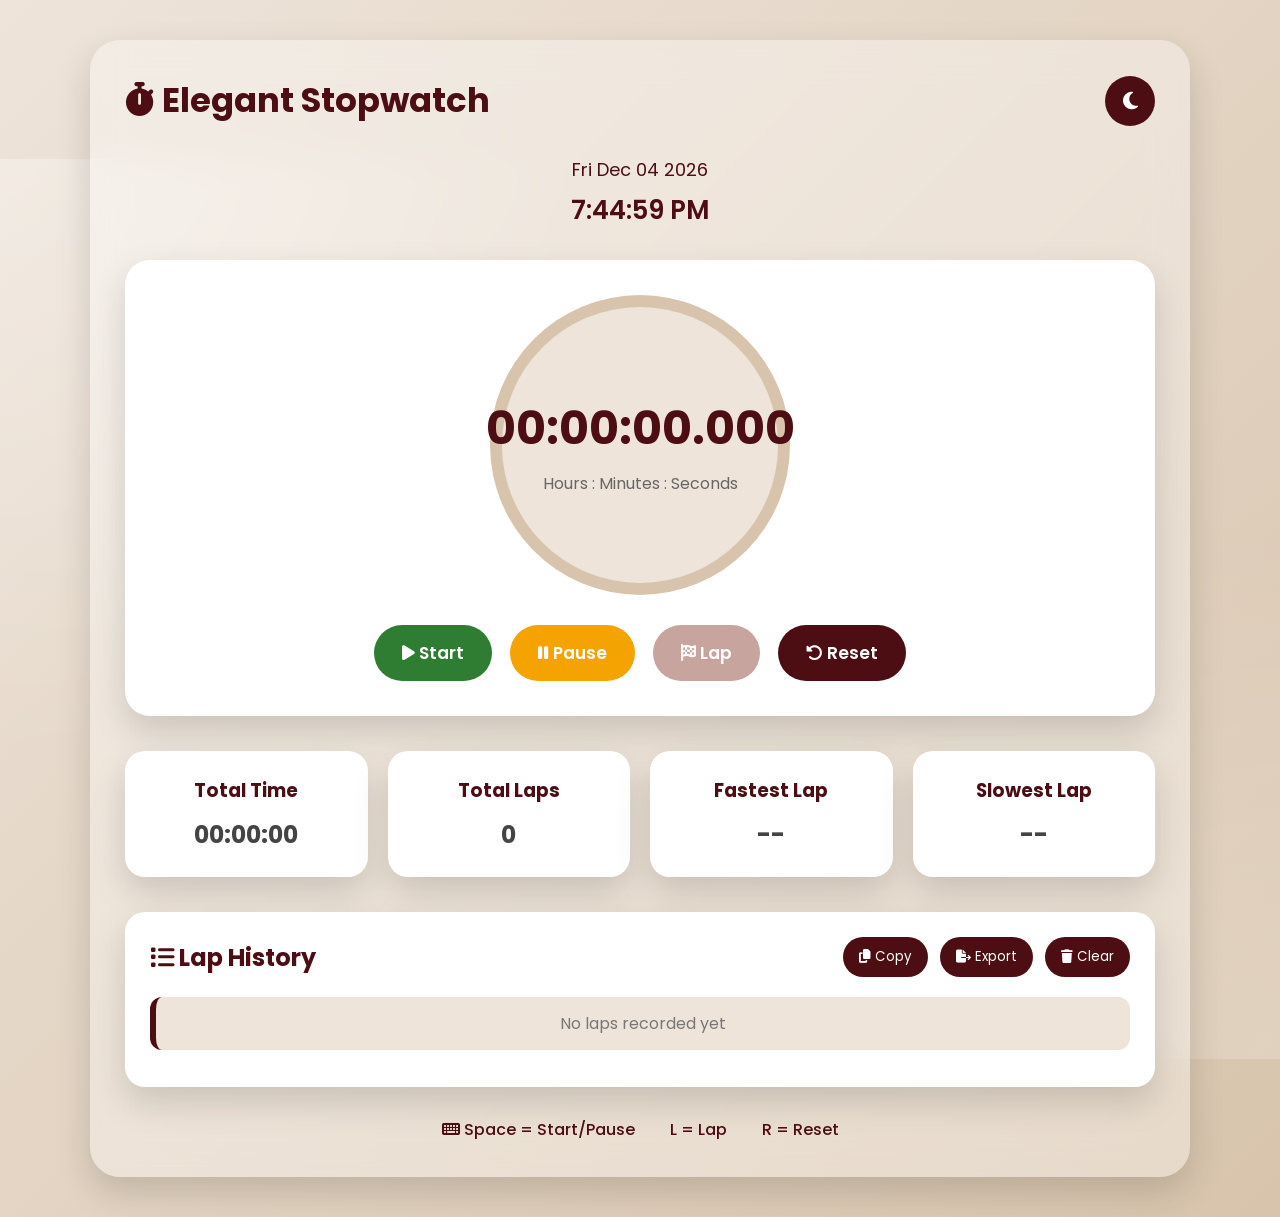
<file: skill task 2/index.html>
<!DOCTYPE html>
<html lang="en">
<head>

<meta charset="UTF-8">
<meta name="viewport" content="width=device-width, initial-scale=1.0">

<title>Elegant Stopwatch</title>

<link rel="preconnect" href="https://fonts.googleapis.com">
<link rel="preconnect" href="https://fonts.gstatic.com" crossorigin>

<link href="https://fonts.googleapis.com/css2?family=Poppins:wght@300;400;500;600;700&display=swap" rel="stylesheet">

<link rel="stylesheet"
href="https://cdnjs.cloudflare.com/ajax/libs/font-awesome/6.5.2/css/all.min.css">

<link rel="stylesheet" href="style.css">

</head>

<body>

<div class="background"></div>

<div class="container">

<header>

<h1>
<i class="fa-solid fa-stopwatch"></i>
Elegant Stopwatch
</h1>

<div class="top-right">

<button id="themeBtn">
<i class="fa-solid fa-moon"></i>
</button>

</div>

</header>

<div class="clock-area">

<div id="date"></div>

<div id="liveClock"></div>

</div>

<div class="stopwatch-card">

<div class="circle">

<div class="outer-circle">

<div class="inner-circle">

<h2 id="display">
00:00:00.000
</h2>

<p>
Hours : Minutes : Seconds
</p>

</div>

</div>

</div>

<div class="buttons">

<button id="startBtn" class="start">
<i class="fa-solid fa-play"></i>
Start
</button>

<button id="pauseBtn" class="pause">
<i class="fa-solid fa-pause"></i>
Pause
</button>

<button id="lapBtn" class="lap">
<i class="fa-solid fa-flag-checkered"></i>
Lap
</button>

<button id="resetBtn" class="reset">
<i class="fa-solid fa-rotate-left"></i>
Reset
</button>

</div>

</div>

<section class="stats">

<div class="card">

<h3>Total Time</h3>

<p id="totalTime">
00:00:00
</p>

</div>

<div class="card">

<h3>Total Laps</h3>

<p id="lapCount">
0
</p>

</div>

<div class="card">

<h3>Fastest Lap</h3>

<p id="fastestLap">
--
</p>

</div>

<div class="card">

<h3>Slowest Lap</h3>

<p id="slowestLap">
--
</p>

</div>

</section>

<section class="laps">

<div class="lap-header">

<h2>

<i class="fa-solid fa-list"></i>

Lap History

</h2>

<div>

<button id="copyBtn">

<i class="fa-solid fa-copy"></i>

Copy

</button>

<button id="exportBtn">

<i class="fa-solid fa-file-export"></i>

Export

</button>

<button id="clearBtn">

<i class="fa-solid fa-trash"></i>

Clear

</button>

</div>

</div>

<ul id="lapList">

<li class="empty">

No laps recorded yet

</li>

</ul>

</section>

<footer>

<div>

<i class="fa-solid fa-keyboard"></i>

Space = Start/Pause

</div>

<div>

L = Lap

</div>

<div>

R = Reset

</div>

</footer>

</div>

<script src="script.js"></script>

</body>
</html>
</file>
<file: skill task 2/style.css>
/* Google Font */
*{
margin:0;
padding:0;
box-sizing:border-box;
font-family:'Poppins',sans-serif;
}

:root{

--creme:#EEE4DA;
--sand:#D8C4AC;
--pink:#C8A49F;
--burgundy:#4D0E13;

--white:#ffffff;
--shadow:0 15px 35px rgba(0,0,0,.15);

}

body{

background:linear-gradient(135deg,var(--creme),var(--sand));
min-height:100vh;
display:flex;
justify-content:center;
align-items:center;
padding:40px;
overflow-x:hidden;

}

.background{

position:fixed;
width:100%;
height:100%;
background:
radial-gradient(circle at top left,#ffffff55,transparent 40%),
radial-gradient(circle at bottom right,#ffffff33,transparent 35%);
z-index:-1;

}

.container{

width:1100px;
max-width:100%;
background:rgba(255,255,255,.35);
backdrop-filter:blur(18px);
border-radius:30px;
padding:35px;
box-shadow:var(--shadow);

}

header{

display:flex;
justify-content:space-between;
align-items:center;
margin-bottom:30px;

}

header h1{

color:var(--burgundy);
font-size:34px;
font-weight:700;

}

.top-right button{

width:50px;
height:50px;
border:none;
border-radius:50%;
cursor:pointer;
background:var(--burgundy);
color:white;
font-size:20px;
transition:.3s;

}

.top-right button:hover{

transform:rotate(180deg);

}

.clock-area{

text-align:center;
margin-bottom:30px;

}

#date{

color:var(--burgundy);
font-size:18px;
margin-bottom:8px;

}

#liveClock{

font-size:26px;
font-weight:600;
color:var(--burgundy);

}

.stopwatch-card{

background:white;
border-radius:25px;
padding:35px;
box-shadow:var(--shadow);
text-align:center;

}

.circle{

display:flex;
justify-content:center;
margin-bottom:30px;

}

.outer-circle{

width:300px;
height:300px;
border-radius:50%;
background:conic-gradient(var(--burgundy) 0deg,var(--sand) 0deg);
display:flex;
justify-content:center;
align-items:center;
padding:12px;
animation:rotateGlow 5s linear infinite;

}

.inner-circle{

width:100%;
height:100%;
border-radius:50%;
background:var(--creme);
display:flex;
flex-direction:column;
justify-content:center;
align-items:center;

}

#display{

font-size:46px;
color:var(--burgundy);
font-weight:700;

}

.inner-circle p{

margin-top:8px;
color:#666;

}

.buttons{

display:flex;
justify-content:center;
flex-wrap:wrap;
gap:18px;

}

.buttons button{

padding:15px 28px;
font-size:17px;
border:none;
border-radius:50px;
cursor:pointer;
transition:.3s;
font-weight:600;
color:white;

}

.start{

background:#2E7D32;

}

.pause{

background:#F4A300;

}

.lap{

background:var(--pink);

}

.reset{

background:var(--burgundy);

}

.buttons button:hover{

transform:translateY(-5px);
box-shadow:0 12px 25px rgba(0,0,0,.2);

}

.stats{

display:grid;
grid-template-columns:repeat(4,1fr);
gap:20px;
margin-top:35px;

}

.card{

background:white;
padding:25px;
border-radius:20px;
text-align:center;
box-shadow:var(--shadow);
transition:.3s;

}

.card:hover{

transform:translateY(-8px);

}

.card h3{

color:var(--burgundy);
margin-bottom:12px;

}

.card p{

font-size:24px;
font-weight:700;
color:#444;

}

.laps{

margin-top:35px;
background:white;
padding:25px;
border-radius:20px;
box-shadow:var(--shadow);

}

.lap-header{

display:flex;
justify-content:space-between;
align-items:center;
flex-wrap:wrap;
gap:15px;
margin-bottom:20px;

}

.lap-header h2{

color:var(--burgundy);

}

.lap-header button{

padding:10px 16px;
border:none;
margin-left:8px;
border-radius:30px;
cursor:pointer;
background:var(--burgundy);
color:white;
transition:.3s;

}

.lap-header button:hover{

background:#6b1a23;

}

#lapList{

list-style:none;
max-height:320px;
overflow:auto;

}

#lapList li{

display:flex;
justify-content:space-between;
align-items:center;
padding:14px 18px;
margin-bottom:12px;
background:var(--creme);
border-left:6px solid var(--burgundy);
border-radius:12px;
animation:slide .4s;

}

.empty{

justify-content:center!important;
color:#777;

}

footer{

margin-top:30px;
display:flex;
justify-content:center;
gap:35px;
flex-wrap:wrap;
color:var(--burgundy);
font-weight:500;

}

@keyframes slide{

from{
opacity:0;
transform:translateX(-30px);
}

to{
opacity:1;
transform:translateX(0);
}

}

@keyframes rotateGlow{

0%{
transform:rotate(0deg);
}

100%{
transform:rotate(360deg);
}

}/* ---------- Responsive Design ---------- */

@media (max-width:992px){

.stats{
grid-template-columns:repeat(2,1fr);
}

.outer-circle{
width:250px;
height:250px;
}

#display{
font-size:38px;
}

.container{
padding:25px;
}

}

@media (max-width:768px){

body{
padding:15px;
}

header{
flex-direction:column;
gap:15px;
text-align:center;
}

.stats{
grid-template-columns:1fr;
}

.buttons{
flex-direction:column;
align-items:center;
}

.buttons button{
width:100%;
max-width:300px;
}

.lap-header{
flex-direction:column;
align-items:flex-start;
}

.lap-header div{
display:flex;
flex-wrap:wrap;
gap:10px;
}

.outer-circle{
width:220px;
height:220px;
}

#display{
font-size:32px;
}

footer{
flex-direction:column;
gap:10px;
text-align:center;
}

}

@media (max-width:480px){

.container{
padding:18px;
}

header h1{
font-size:26px;
}

#display{
font-size:28px;
}

.card h3{
font-size:16px;
}

.card p{
font-size:20px;
}

}

/* ---------- Dark Theme ---------- */

body.dark{

background:linear-gradient(135deg,#2c2020,#111);

}

body.dark .container{

background:rgba(40,30,30,.75);

}

body.dark .stopwatch-card,
body.dark .card,
body.dark .laps{

background:#2d1e1e;
color:white;

}

body.dark h1,
body.dark h2,
body.dark h3,
body.dark #date,
body.dark #liveClock{

color:#EEE4DA;

}

body.dark #display{

color:#fff;

}

body.dark .card p{

color:#EEE4DA;

}

body.dark #lapList li{

background:#4D0E13;
border-left:6px solid #D8C4AC;
color:white;

}

body.dark footer{

color:#EEE4DA;

}

/* ---------- Scrollbar ---------- */

::-webkit-scrollbar{
width:8px;
}

::-webkit-scrollbar-track{
background:#EEE4DA;
}

::-webkit-scrollbar-thumb{
background:#4D0E13;
border-radius:20px;
}

/* ---------- Lap Highlights ---------- */

.fastest{

border-left:6px solid #27ae60 !important;
background:#eafaf1 !important;
}

.slowest{

border-left:6px solid #e74c3c !important;
background:#fdecea !important;
}

/* ---------- Floating Animation ---------- */

.stopwatch-card{

animation:floatCard 4s ease-in-out infinite;

}

@keyframes floatCard{

0%{
transform:translateY(0px);
}

50%{
transform:translateY(-8px);
}

100%{
transform:translateY(0px);
}

}

/* ---------- Fade Animation ---------- */

.fade{

animation:fade .5s ease;

}

@keyframes fade{

from{

opacity:0;

transform:translateY(20px);

}

to{

opacity:1;

transform:translateY(0);

}

}

/* ---------- Pulse Timer ---------- */

#display{

animation:pulse 1s infinite;

}

@keyframes pulse{

0%{

transform:scale(1);

}

50%{

transform:scale(1.03);

}

100%{

transform:scale(1);

}

}

/* ---------- Button Click Effect ---------- */

.buttons button:active,
.lap-header button:active,
.top-right button:active{

transform:scale(.95);

}

/* ---------- Glass Effect ---------- */

.card,
.stopwatch-card,
.laps{

backdrop-filter:blur(15px);

}

/* ---------- Hover Glow ---------- */

.card:hover,
.stopwatch-card:hover{

box-shadow:
0 10px 30px rgba(77,14,19,.25);

}

/* ---------- Selection ---------- */

::selection{

background:#4D0E13;
color:white;

}
</file>
